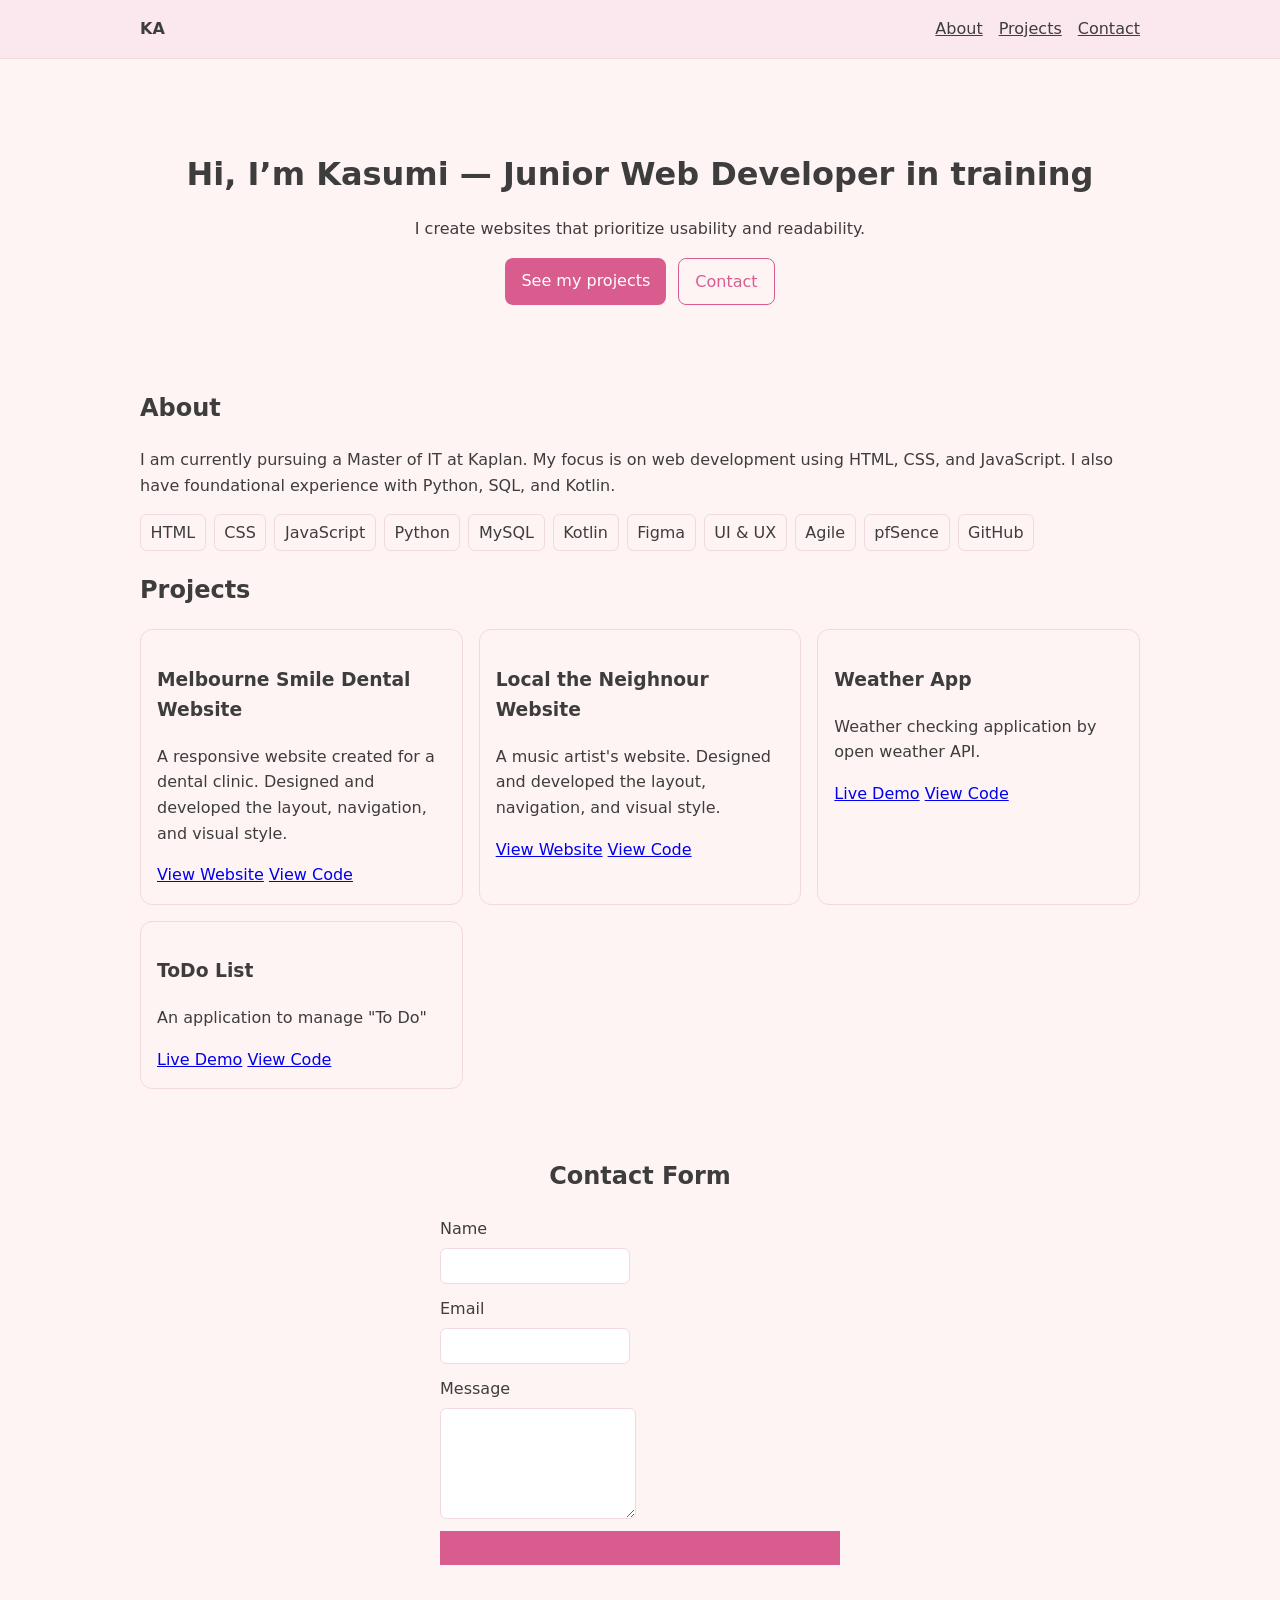
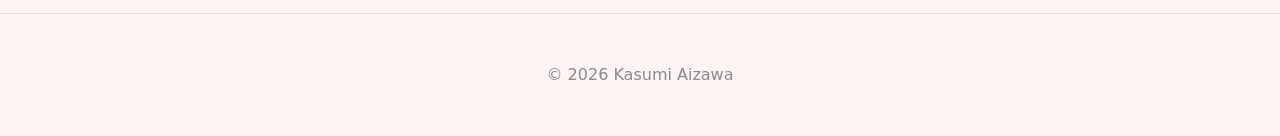
<file: index.html>
<!DOCTYPE html>
<html lang="en">
<head>
    <meta charset="UTF-8">
    <meta name="viewport" content="width=device-width, initial-scale=1.0">
    <title>Kasumi Aizawa</title>
    <link rel="stylesheet" href="styles.css">
</head>
<body>
    <a class="skip-link" href="#main">Skip to Main</a>
    <!-- Header -->
    <header class="site-header">
        <div class="container nav">
          <a class="logo" href="#">KA</a>
          <button class="nav-toggle" aria-expanded="false" aria-controls="menu">Menu</button>
          <ul id="menu" class="menu" aria-label="main-navigation">
            <li><a href="#about">About</a></li>
            <li><a href="#projects">Projects</a></li>
            <!-- <li><a href="#notes">Notes</a></li> -->
            <li><a href="#contact">Contact</a></li>
          </ul>
        </div>
    </header>

    <main id="main">

        <!-- Hero -->
        <section class="hero container">
            <h1>Hi, I’m Kasumi — Junior Web Developer in training</h1>
            <p>I create websites that prioritize usability and readability.</p>
            <div class="actions">
              <a class="btn" href="#projects">See my projects</a>
              <a class="btn ghost" href="#contact">Contact</a>
            </div>
          </section>

        <!-- About -->
        <section id="about" class="about container">
            <h2>About</h2>
            <p>
                I am currently pursuing a Master of IT at Kaplan.
                My focus is on web development using HTML, CSS, and JavaScript.
                I also have foundational experience with Python, SQL, and Kotlin.   
            </p>
            <div class="tags">
            <span class="tag">HTML</span><span class="tag">CSS</span><span class="tag">JavaScript</span>
            <span class="tag">Python</span><span class="tag">MySQL</span><span class="tag">Kotlin</span>
            <span class="tag">Figma</span><span class="tag">UI & UX</span><span class="tag">Agile</span>
            <span class="tag">pfSence</span><span class="tag">GitHub</span>
            </div>
        </section>

        <!-- Projects -->
        <section id="projects" class="container">
            <h2>Projects</h2>
            <div class="grid">

            <article class="card">
                <h3>Melbourne Smile Dental Website</h3>
                <p>A responsive website created for a dental clinic.  
                    Designed and developed the layout, navigation, and visual style.</p>
                <a class="cta" href="https://kasumi880.github.io/melbourne-smile-dental/" target="_blank">View Website</a>
                <a class="cta" href="https://github.com/Kasumi880/melbourne-smile-dental" target="_blank">
                    View Code
                  </a>
            </article>

            <article class="card">
                <h3>Local the Neighnour Website</h3>
                <p>A music artist's website.  
                    Designed and developed the layout, navigation, and visual style.</p>
                <a class="cta" href="https://kasumi880.github.io/local-the-neighbour-website/" target="_blank">View Website</a>
                <a class="cta" href="https://github.com/Kasumi880/local-the-neighbour-website" target="_blank">
                    View Code
                  </a>
            </article>
    
            <article class="card">
                <h3>Weather App</h3>
                <p>Weather checking application by open weather API.</p>
                <a class="cta" href="https://kasumi880.github.io/weather-app/">Live Demo</a>
                <a class="cta" href="https://github.com/Kasumi880/weather-app" target="_blank">
                    View Code
                  </a>
            </article>

            <article class="card">
                <h3>ToDo List</h3>
                <p>An application to manage "To Do"</p>
                <a class="cta" href="https://kasumi880.github.io/todo-list/" target="_blank">Live Demo</a>
                <a class="cta" href="https://github.com/Kasumi880/todo-list" target="_blank">
                    View Code
                  </a>
            </article>
            </div>

        </section>

        <!-- Contact -->
        <div id="contact-container">
        <section id="contact">
            <h2 id="contactHeader">Contact Form</h2>
          
            <form action="https://formspree.io/f/mnjjdqby" method="POST">
              <label>
                Name
                <input type="text" name="name" required>
              </label>
          
              <label>
                Email
                <input type="email" name="email" required>
              </label>
          
              <label>
                Message
                <textarea name="message" rows="6" required></textarea>
              </label>
          
              <!-- spam protection -->
              <input type="text" name="_gotcha" style="display:none">
          
              <button type="submit">Send</button>
            </form>
          </section>
         

    </main>
    <!-- Footer -->
    <footer class="site-footer">
        <p>© <span id="year"></span> Kasumi Aizawa</p>
    </footer>

    <script src="script.js"></script>
    
</body>
</html>
</file>
<file: styles.css>
:root{
  --max: 1000px;
  --bg: #fff4f4;
  --fg: #3d3d3d;
  --muted: #8a8a8a;
  --brand: #d95c8f;
  --line: #f0d9df;
  --card: #ffffff;
  --nav-bg: #fbe8ee;  
  --nav-text: #3d3d3d;
}
body{
  margin:0; font-family:system-ui,sans-serif;
  color:var(--fg); line-height:1.6;
  background: var(--bg);
}
.container{ max-width:var(--max); margin:0 auto; padding:0 1rem; }

/* Skip Link */
.skip-link{ position:absolute; left:-999px; }
.skip-link:focus{ left:1rem; top:1rem; background:black; color:white; padding:.5rem; }

/* Header */
.site-header{ position:sticky; top:0; background:var(--nav-bg); border-bottom:1px solid var(--line); }
.nav{ display:flex; align-items:center; gap:1rem; min-height:56px; }
.logo{ font-weight:700; color:var(--fg); text-decoration:none; }
.nav-toggle{ margin-left:auto; display:none; border:1px solid var(--line); background:none; padding:.4rem .6rem; border-radius:.5rem; }
.menu{ display:flex; gap:1rem; list-style:none; margin-left:auto; padding:0; }
.logo,
.menu a{
  color: var(--nav-text);
}
.menu a:hover{
    color: var(--brand);
}
@media (max-width:720px){
  .nav-toggle{ display:block; }
  .menu{ display:none; position:absolute; background:white; border:1px solid var(--line); padding:1rem; top:56px; right:1rem; flex-direction:column; }
  .menu[data-open="true"]{ display:flex; }
}

/* Hero */
.hero{ text-align:center; padding:4rem 0; }
.hero h1{ font-size:2rem; margin-bottom:.5rem; }
.actions{ display:flex; justify-content:center; gap:.75rem; margin-top:1rem; }
.btn{ padding:.6rem 1rem; background:var(--brand); color:white; border-radius:.5rem; text-decoration:none; }
.btn.ghost{ background:transparent; color:var(--brand); border:1px solid var(--brand); }

/* Sections */
section{ padding:3rem 0; }

/* Tags */
.tags{ display:flex; gap:.5rem; flex-wrap:wrap; margin-top:1rem; }
.tag{ border:1px solid var(--line); padding:.3rem .6rem; border-radius:.4rem; }

/* Projects */
.grid{ display:grid; gap:1rem; grid-template-columns:repeat(auto-fit,minmax(260px,1fr)); }
.card{ border:1px solid var(--line); padding:1rem; border-radius:.75rem; }
.card:hover{ box-shadow:0 4px 14px rgba(0,0,0,.08); }

/* Notes */
.notes{ padding-left:1rem; }

form{ display:grid; 
      gap:.75rem; 
      max-width:400px; 
      margin: 0 auto;}
#contactHeader{ text-align: center;}
input, textarea{ border:1px solid var(--line); padding:.6rem; border-radius:.4rem; }
button{ padding:.6rem 1rem; background:var(--brand); border:none; color:#d95c8f; cursor:pointer; }

form label{
  display: flex;
  flex-direction: column;
  align-items: flex-start;
  gap: .4rem;
}



/* Footer */
.site-footer{ text-align:center; padding:2rem 1rem; color:var(--muted); border-top:1px solid var(--line); }
</file>
